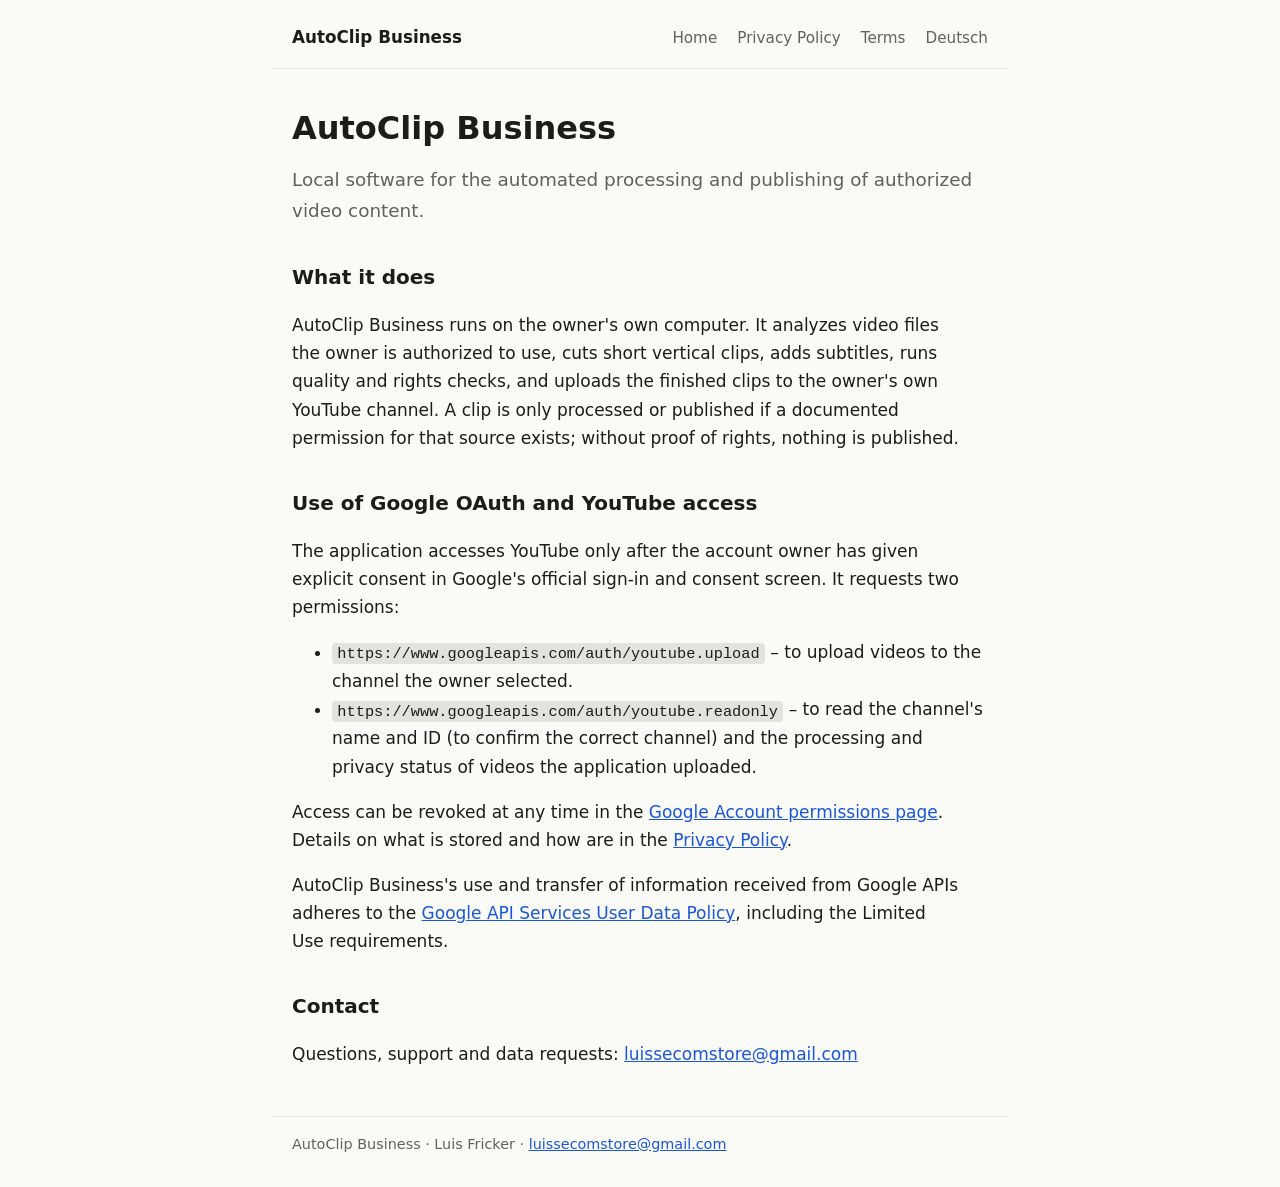
<file: index.html>
<!doctype html><html lang="en"><head><meta charset="utf-8"><meta name="viewport" content="width=device-width,initial-scale=1">
<title>AutoClip Business</title><meta name="description" content="Local software for the automated processing and publishing of authorized video content."><link rel="stylesheet" href="style.css"></head><body>
<header><b>AutoClip Business</b><a href="index.html">Home</a><a href="privacy.html">Privacy Policy</a><a href="terms.html">Terms</a><a href="de/datenschutz.html">Deutsch</a></header><main>
<h1>AutoClip Business</h1>
<p class="lead">Local software for the automated processing and publishing of authorized video content.</p>
<h2>What it does</h2>
<p>AutoClip Business runs on the owner's own computer. It analyzes video files the owner is authorized to use, cuts short vertical clips, adds subtitles, runs quality and rights checks, and uploads the finished clips to the owner's own YouTube channel. A clip is only processed or published if a documented permission for that source exists; without proof of rights, nothing is published.</p>
<h2>Use of Google OAuth and YouTube access</h2>
<p>The application accesses YouTube only after the account owner has given explicit consent in Google's official sign-in and consent screen. It requests two permissions:</p>
<ul><li><code>https://www.googleapis.com/auth/youtube.upload</code> &ndash; to upload videos to the channel the owner selected.</li>
<li><code>https://www.googleapis.com/auth/youtube.readonly</code> &ndash; to read the channel's name and ID (to confirm the correct channel) and the processing and privacy status of videos the application uploaded.</li></ul>
<p>Access can be revoked at any time in the <a href="https://myaccount.google.com/permissions">Google Account permissions page</a>. Details on what is stored and how are in the <a href="privacy.html">Privacy Policy</a>.</p>
<p>AutoClip Business's use and transfer of information received from Google APIs adheres to the <a href="https://developers.google.com/terms/api-services-user-data-policy">Google API Services User Data Policy</a>, including the Limited Use requirements.</p>
<h2>Contact</h2>
<p>Questions, support and data requests: <a href="mailto:luissecomstore@gmail.com">luissecomstore@gmail.com</a></p>
</main><footer>AutoClip Business &middot; Luis Fricker &middot; <a href="mailto:luissecomstore@gmail.com">luissecomstore@gmail.com</a></footer></body></html>
</file>
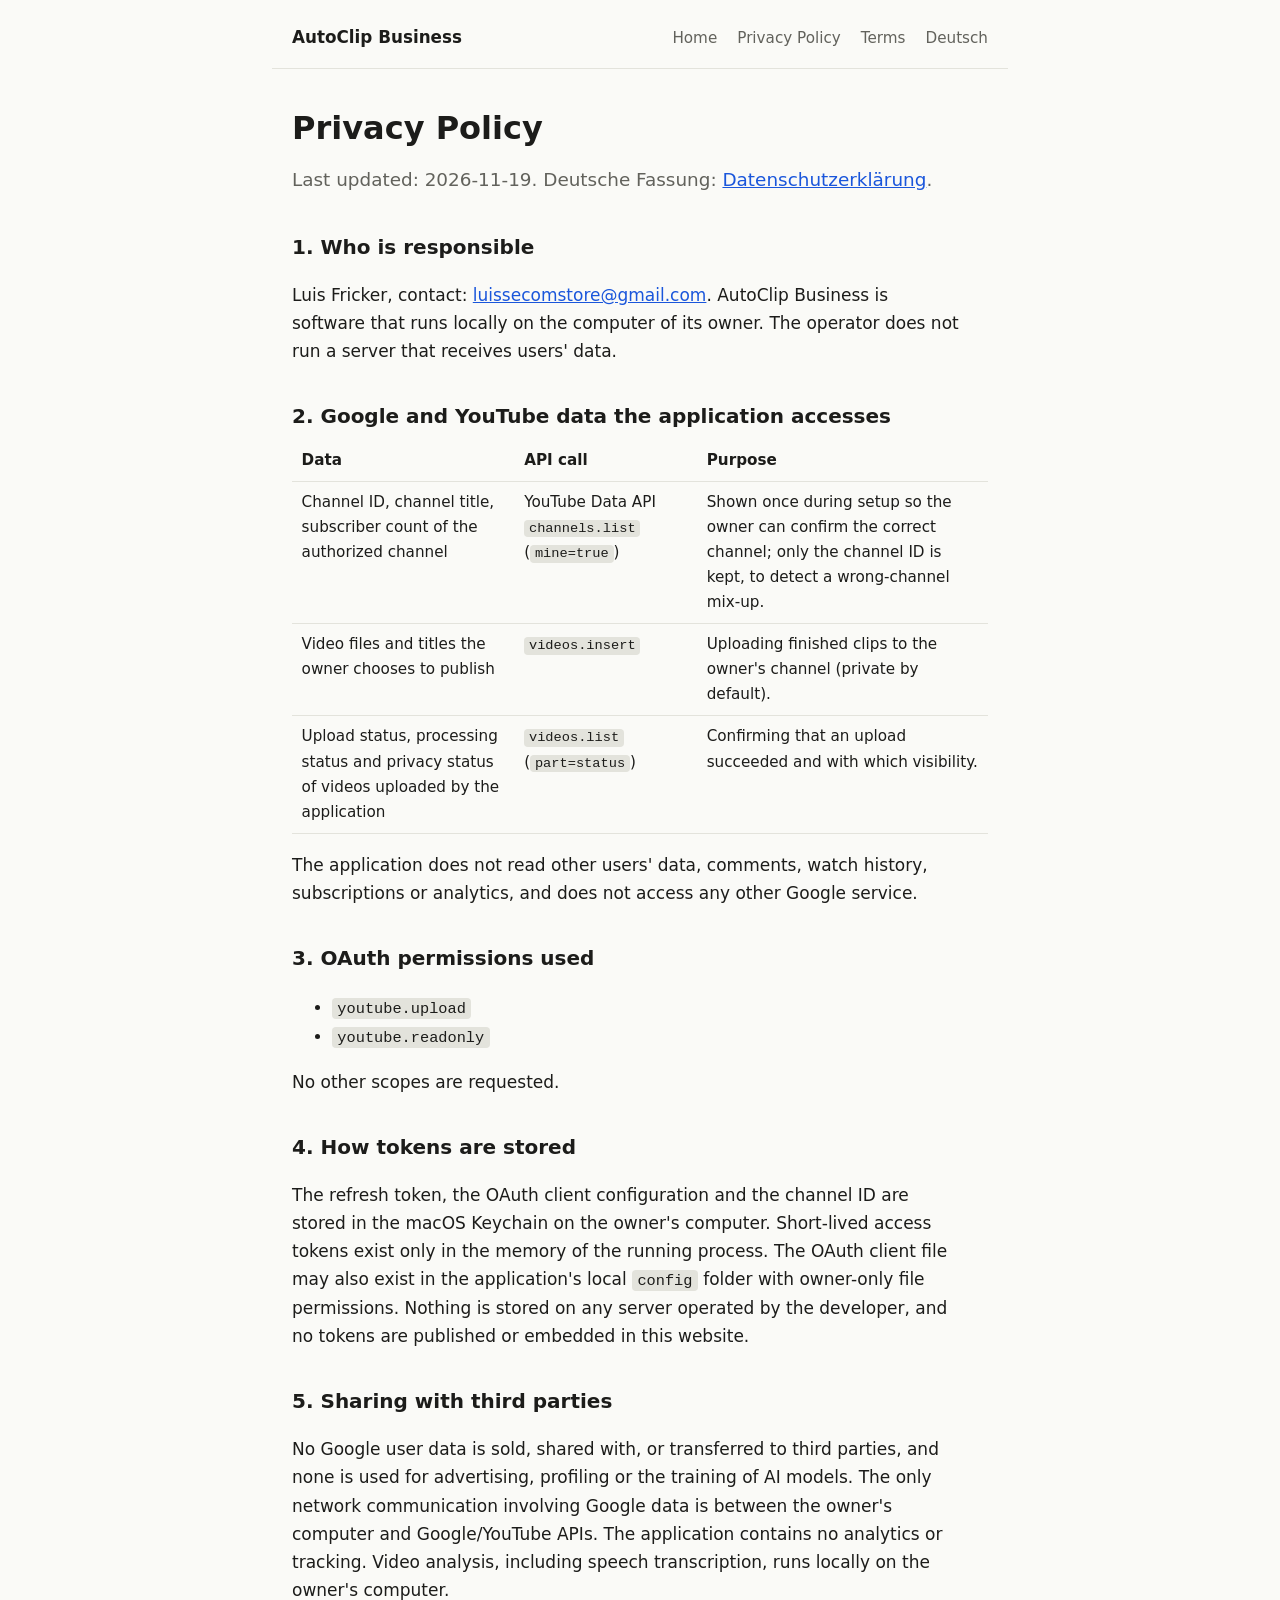
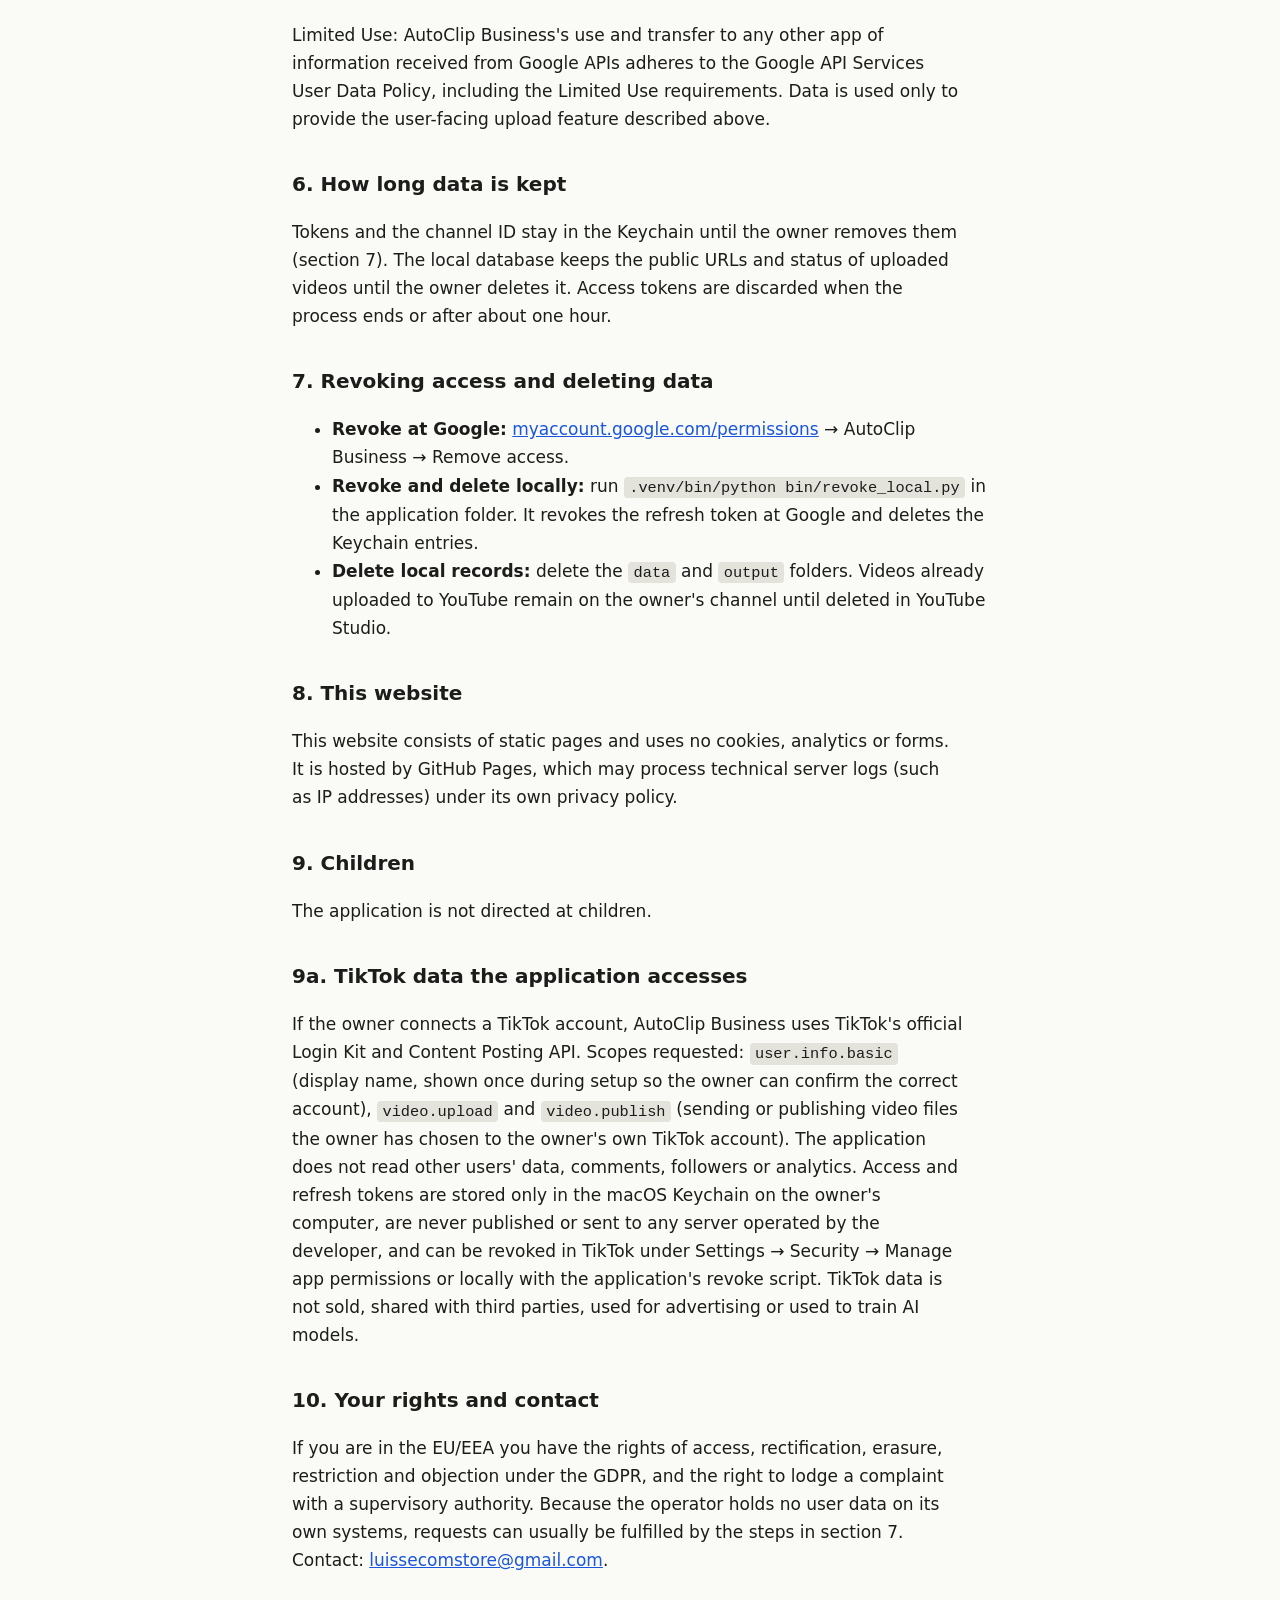
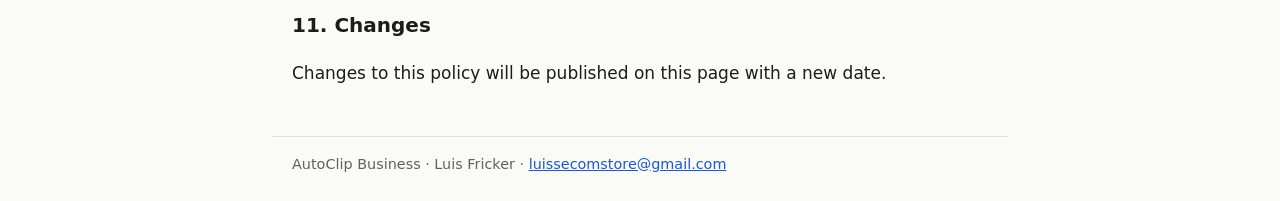
<file: privacy.html>
<!doctype html><html lang="en"><head><meta charset="utf-8"><meta name="viewport" content="width=device-width,initial-scale=1">
<title>Privacy Policy – AutoClip Business</title><meta name="description" content="How AutoClip Business handles Google and YouTube user data."><link rel="stylesheet" href="style.css"></head><body>
<header><b>AutoClip Business</b><a href="index.html">Home</a><a href="privacy.html">Privacy Policy</a><a href="terms.html">Terms</a><a href="de/datenschutz.html">Deutsch</a></header><main>
<h1>Privacy Policy</h1><p class="lead">Last updated: 2026-11-19. Deutsche Fassung: <a href="de/datenschutz.html">Datenschutzerklärung</a>.</p>
<h2>1. Who is responsible</h2>
<p>Luis Fricker, contact: <a href="mailto:luissecomstore@gmail.com">luissecomstore@gmail.com</a>. AutoClip Business is software that runs locally on the computer of its owner. The operator does not run a server that receives users' data.</p>
<h2>2. Google and YouTube data the application accesses</h2>
<table><tr><th>Data</th><th>API call</th><th>Purpose</th></tr>
<tr><td>Channel ID, channel title, subscriber count of the authorized channel</td><td>YouTube Data API <code>channels.list</code> (<code>mine=true</code>)</td><td>Shown once during setup so the owner can confirm the correct channel; only the channel ID is kept, to detect a wrong-channel mix-up.</td></tr>
<tr><td>Video files and titles the owner chooses to publish</td><td><code>videos.insert</code></td><td>Uploading finished clips to the owner's channel (private by default).</td></tr>
<tr><td>Upload status, processing status and privacy status of videos uploaded by the application</td><td><code>videos.list</code> (<code>part=status</code>)</td><td>Confirming that an upload succeeded and with which visibility.</td></tr></table>
<p>The application does not read other users' data, comments, watch history, subscriptions or analytics, and does not access any other Google service.</p>
<h2>3. OAuth permissions used</h2>
<ul><li><code>youtube.upload</code></li><li><code>youtube.readonly</code></li></ul>
<p>No other scopes are requested.</p>
<h2>4. How tokens are stored</h2>
<p>The refresh token, the OAuth client configuration and the channel ID are stored in the macOS Keychain on the owner's computer. Short-lived access tokens exist only in the memory of the running process. The OAuth client file may also exist in the application's local <code>config</code> folder with owner-only file permissions. Nothing is stored on any server operated by the developer, and no tokens are published or embedded in this website.</p>
<h2>5. Sharing with third parties</h2>
<p>No Google user data is sold, shared with, or transferred to third parties, and none is used for advertising, profiling or the training of AI models. The only network communication involving Google data is between the owner's computer and Google/YouTube APIs. The application contains no analytics or tracking. Video analysis, including speech transcription, runs locally on the owner's computer.</p>
<p>Limited Use: AutoClip Business's use and transfer to any other app of information received from Google APIs adheres to the Google API Services User Data Policy, including the Limited Use requirements. Data is used only to provide the user-facing upload feature described above.</p>
<h2>6. How long data is kept</h2>
<p>Tokens and the channel ID stay in the Keychain until the owner removes them (section 7). The local database keeps the public URLs and status of uploaded videos until the owner deletes it. Access tokens are discarded when the process ends or after about one hour.</p>
<h2>7. Revoking access and deleting data</h2>
<ul><li><b>Revoke at Google:</b> <a href="https://myaccount.google.com/permissions">myaccount.google.com/permissions</a> &rarr; AutoClip Business &rarr; Remove access.</li>
<li><b>Revoke and delete locally:</b> run <code>.venv/bin/python bin/revoke_local.py</code> in the application folder. It revokes the refresh token at Google and deletes the Keychain entries.</li>
<li><b>Delete local records:</b> delete the <code>data</code> and <code>output</code> folders. Videos already uploaded to YouTube remain on the owner's channel until deleted in YouTube Studio.</li></ul>
<h2>8. This website</h2>
<p>This website consists of static pages and uses no cookies, analytics or forms. It is hosted by GitHub Pages, which may process technical server logs (such as IP addresses) under its own privacy policy.</p>
<h2>9. Children</h2><p>The application is not directed at children.</p>
<h2>9a. TikTok data the application accesses</h2>
<p>If the owner connects a TikTok account, AutoClip Business uses TikTok's official Login Kit and Content Posting API. Scopes requested: <code>user.info.basic</code> (display name, shown once during setup so the owner can confirm the correct account), <code>video.upload</code> and <code>video.publish</code> (sending or publishing video files the owner has chosen to the owner's own TikTok account). The application does not read other users' data, comments, followers or analytics. Access and refresh tokens are stored only in the macOS Keychain on the owner's computer, are never published or sent to any server operated by the developer, and can be revoked in TikTok under Settings &rarr; Security &rarr; Manage app permissions or locally with the application's revoke script. TikTok data is not sold, shared with third parties, used for advertising or used to train AI models.</p>
<h2>10. Your rights and contact</h2>
<p>If you are in the EU/EEA you have the rights of access, rectification, erasure, restriction and objection under the GDPR, and the right to lodge a complaint with a supervisory authority. Because the operator holds no user data on its own systems, requests can usually be fulfilled by the steps in section 7. Contact: <a href="mailto:luissecomstore@gmail.com">luissecomstore@gmail.com</a>.</p>
<h2>11. Changes</h2><p>Changes to this policy will be published on this page with a new date.</p>
</main><footer>AutoClip Business &middot; Luis Fricker &middot; <a href="mailto:luissecomstore@gmail.com">luissecomstore@gmail.com</a></footer></body></html>
</file>
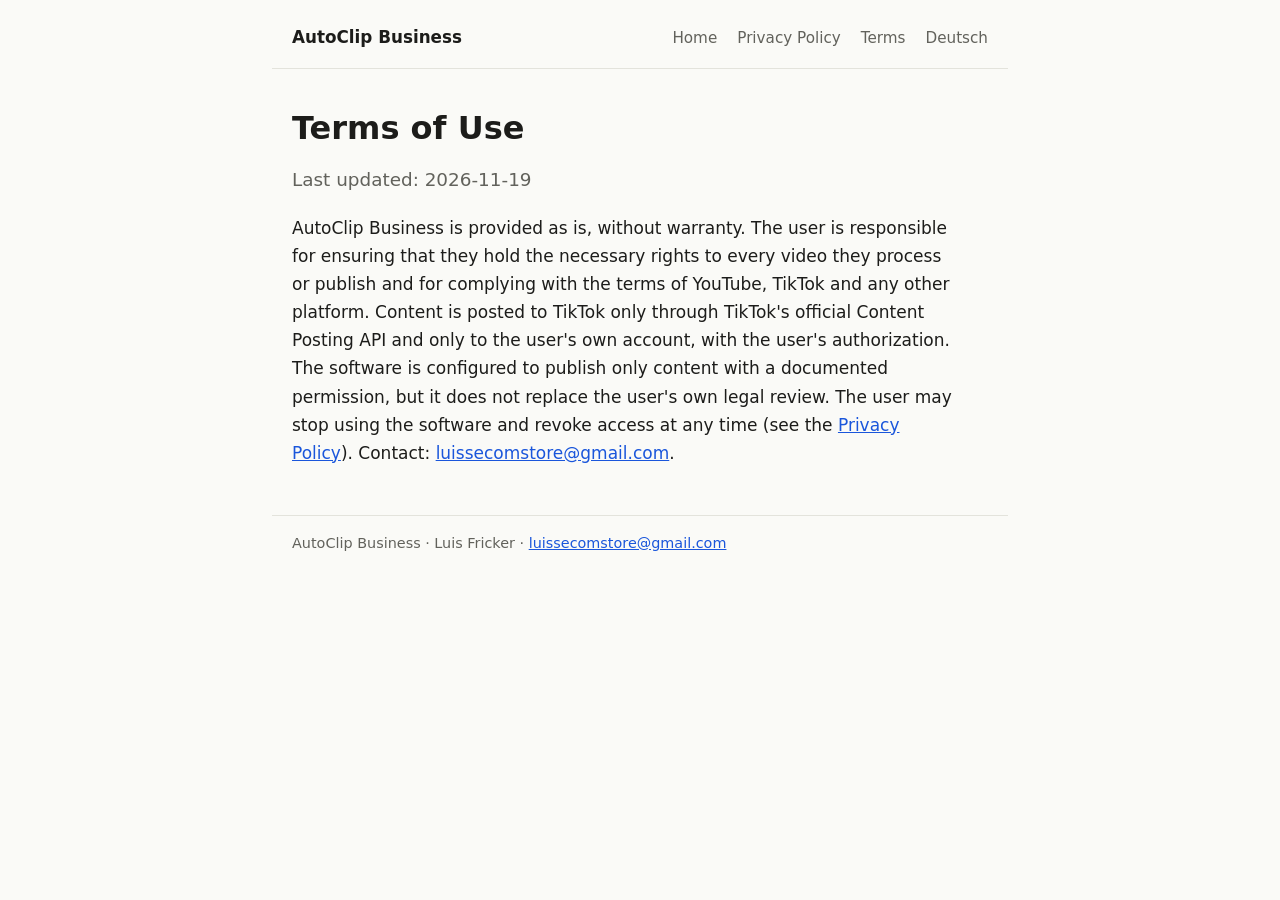
<file: terms.html>
<!doctype html><html lang="en"><head><meta charset="utf-8"><meta name="viewport" content="width=device-width,initial-scale=1">
<title>Terms of Use – AutoClip Business</title><meta name="description" content="Terms of use for AutoClip Business."><link rel="stylesheet" href="style.css"></head><body>
<header><b>AutoClip Business</b><a href="index.html">Home</a><a href="privacy.html">Privacy Policy</a><a href="terms.html">Terms</a><a href="de/datenschutz.html">Deutsch</a></header><main>
<h1>Terms of Use</h1><p class="lead">Last updated: 2026-11-19</p>
<p>AutoClip Business is provided as is, without warranty. The user is responsible for ensuring that they hold the necessary rights to every video they process or publish and for complying with the terms of YouTube, TikTok and any other platform. Content is posted to TikTok only through TikTok's official Content Posting API and only to the user's own account, with the user's authorization. The software is configured to publish only content with a documented permission, but it does not replace the user's own legal review. The user may stop using the software and revoke access at any time (see the <a href="privacy.html">Privacy Policy</a>). Contact: <a href="mailto:luissecomstore@gmail.com">luissecomstore@gmail.com</a>.</p>
</main><footer>AutoClip Business &middot; Luis Fricker &middot; <a href="mailto:luissecomstore@gmail.com">luissecomstore@gmail.com</a></footer></body></html>
</file>
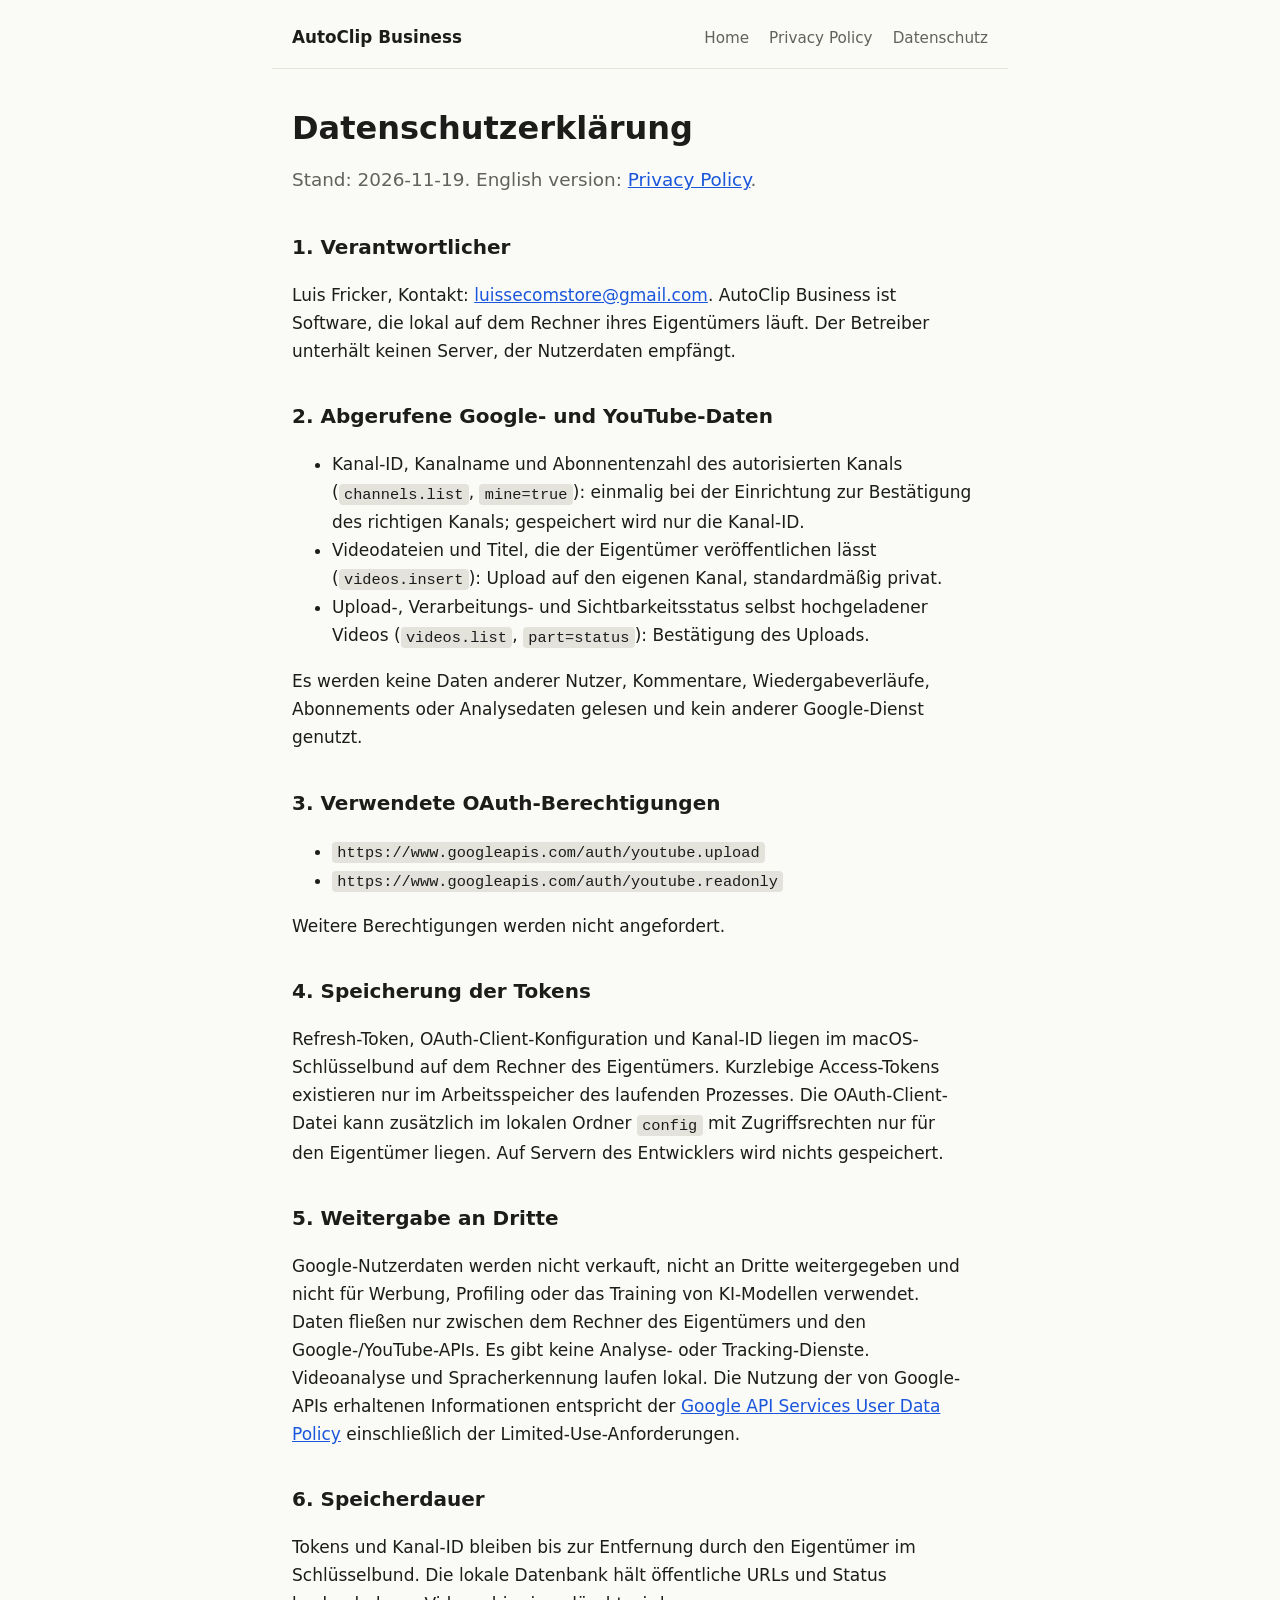
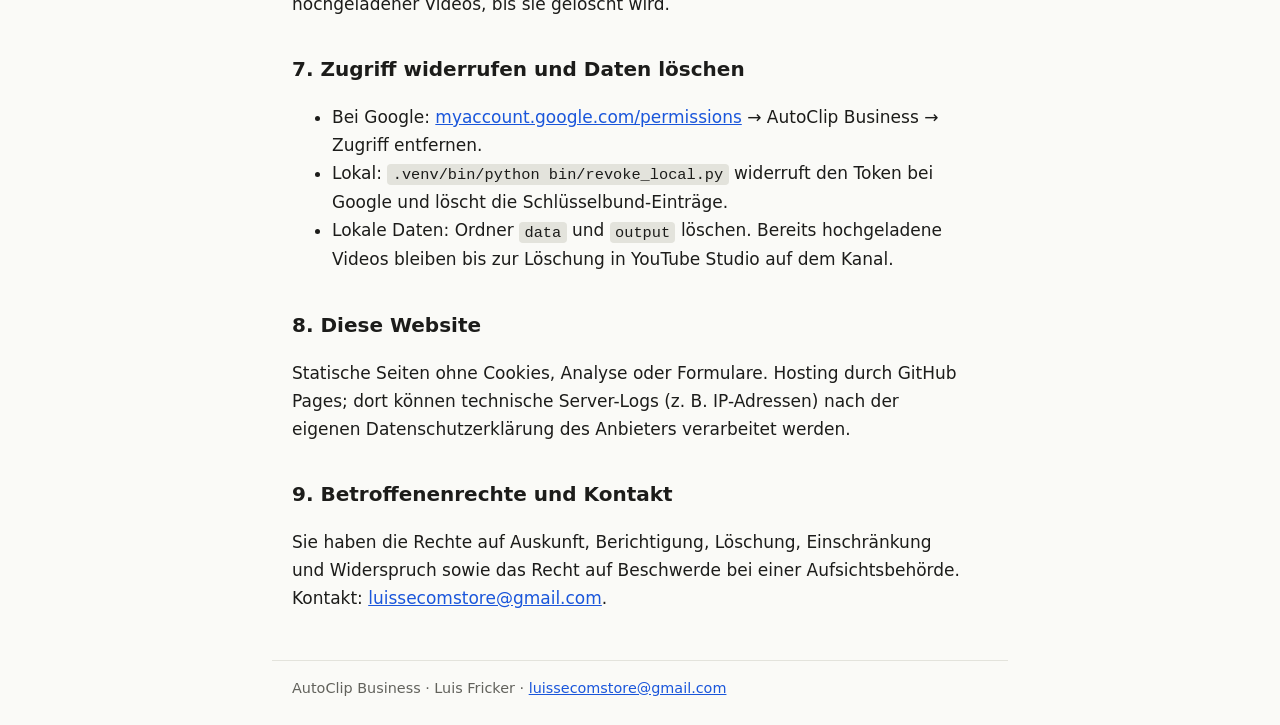
<file: de/datenschutz.html>
<!doctype html><html lang="de"><head><meta charset="utf-8"><meta name="viewport" content="width=device-width,initial-scale=1">
<title>Datenschutzerklärung – AutoClip Business</title><meta name="description" content="Wie AutoClip Business Google- und YouTube-Daten verarbeitet."><link rel="stylesheet" href="../style.css"></head><body>
<header><b>AutoClip Business</b><a href="../index.html">Home</a><a href="../privacy.html">Privacy Policy</a><a href="datenschutz.html">Datenschutz</a></header><main>
<h1>Datenschutzerklärung</h1><p class="lead">Stand: 2026-11-19. English version: <a href="../privacy.html">Privacy Policy</a>.</p>
<h2>1. Verantwortlicher</h2><p>Luis Fricker, Kontakt: <a href="mailto:luissecomstore@gmail.com">luissecomstore@gmail.com</a>. AutoClip Business ist Software, die lokal auf dem Rechner ihres Eigentümers läuft. Der Betreiber unterhält keinen Server, der Nutzerdaten empfängt.</p>
<h2>2. Abgerufene Google- und YouTube-Daten</h2>
<ul><li>Kanal-ID, Kanalname und Abonnentenzahl des autorisierten Kanals (<code>channels.list</code>, <code>mine=true</code>): einmalig bei der Einrichtung zur Bestätigung des richtigen Kanals; gespeichert wird nur die Kanal-ID.</li>
<li>Videodateien und Titel, die der Eigentümer veröffentlichen lässt (<code>videos.insert</code>): Upload auf den eigenen Kanal, standardmäßig privat.</li>
<li>Upload-, Verarbeitungs- und Sichtbarkeitsstatus selbst hochgeladener Videos (<code>videos.list</code>, <code>part=status</code>): Bestätigung des Uploads.</li></ul>
<p>Es werden keine Daten anderer Nutzer, Kommentare, Wiedergabeverläufe, Abonnements oder Analysedaten gelesen und kein anderer Google-Dienst genutzt.</p>
<h2>3. Verwendete OAuth-Berechtigungen</h2><ul><li><code>https://www.googleapis.com/auth/youtube.upload</code></li><li><code>https://www.googleapis.com/auth/youtube.readonly</code></li></ul><p>Weitere Berechtigungen werden nicht angefordert.</p>
<h2>4. Speicherung der Tokens</h2><p>Refresh-Token, OAuth-Client-Konfiguration und Kanal-ID liegen im macOS-Schlüsselbund auf dem Rechner des Eigentümers. Kurzlebige Access-Tokens existieren nur im Arbeitsspeicher des laufenden Prozesses. Die OAuth-Client-Datei kann zusätzlich im lokalen Ordner <code>config</code> mit Zugriffsrechten nur für den Eigentümer liegen. Auf Servern des Entwicklers wird nichts gespeichert.</p>
<h2>5. Weitergabe an Dritte</h2><p>Google-Nutzerdaten werden nicht verkauft, nicht an Dritte weitergegeben und nicht für Werbung, Profiling oder das Training von KI-Modellen verwendet. Daten fließen nur zwischen dem Rechner des Eigentümers und den Google-/YouTube-APIs. Es gibt keine Analyse- oder Tracking-Dienste. Videoanalyse und Spracherkennung laufen lokal. Die Nutzung der von Google-APIs erhaltenen Informationen entspricht der <a href="https://developers.google.com/terms/api-services-user-data-policy">Google API Services User Data Policy</a> einschließlich der Limited-Use-Anforderungen.</p>
<h2>6. Speicherdauer</h2><p>Tokens und Kanal-ID bleiben bis zur Entfernung durch den Eigentümer im Schlüsselbund. Die lokale Datenbank hält öffentliche URLs und Status hochgeladener Videos, bis sie gelöscht wird.</p>
<h2>7. Zugriff widerrufen und Daten löschen</h2>
<ul><li>Bei Google: <a href="https://myaccount.google.com/permissions">myaccount.google.com/permissions</a> &rarr; AutoClip Business &rarr; Zugriff entfernen.</li>
<li>Lokal: <code>.venv/bin/python bin/revoke_local.py</code> widerruft den Token bei Google und löscht die Schlüsselbund-Einträge.</li>
<li>Lokale Daten: Ordner <code>data</code> und <code>output</code> löschen. Bereits hochgeladene Videos bleiben bis zur Löschung in YouTube Studio auf dem Kanal.</li></ul>
<h2>8. Diese Website</h2><p>Statische Seiten ohne Cookies, Analyse oder Formulare. Hosting durch GitHub Pages; dort können technische Server-Logs (z. B. IP-Adressen) nach der eigenen Datenschutzerklärung des Anbieters verarbeitet werden.</p>
<h2>9. Betroffenenrechte und Kontakt</h2><p>Sie haben die Rechte auf Auskunft, Berichtigung, Löschung, Einschränkung und Widerspruch sowie das Recht auf Beschwerde bei einer Aufsichtsbehörde. Kontakt: <a href="mailto:luissecomstore@gmail.com">luissecomstore@gmail.com</a>.</p>
</main><footer>AutoClip Business &middot; Luis Fricker &middot; <a href="mailto:luissecomstore@gmail.com">luissecomstore@gmail.com</a></footer></body></html>
</file>
<file: style.css>
:root{--bg:#fafaf7;--fg:#1c1c1a;--mut:#62625c;--acc:#1a56db;--line:#e3e3dc}
@media(prefers-color-scheme:dark){:root{--bg:#141413;--fg:#ececE6;--mut:#9a9a92;--acc:#8ab4ff;--line:#2a2a27}}
*{box-sizing:border-box}body{margin:0;background:var(--bg);color:var(--fg);font:17px/1.65 system-ui,-apple-system,"Segoe UI",sans-serif}
header,main,footer{max-width:46rem;margin:0 auto;padding:0 1.25rem}
header{display:flex;gap:1.25rem;align-items:baseline;flex-wrap:wrap;padding-top:1.5rem;padding-bottom:1rem;border-bottom:1px solid var(--line)}
header b{font-size:1.05rem;margin-right:auto}a{color:var(--acc)}header a{color:var(--mut);text-decoration:none;font-size:.95rem}header a:hover{color:var(--fg)}
h1{font-size:2rem;line-height:1.2;margin:2.5rem 0 .5rem}h2{font-size:1.25rem;margin:2.2rem 0 .4rem}p,li{max-width:62ch}
.lead{font-size:1.15rem;color:var(--mut)}code{background:var(--line);padding:.1em .35em;border-radius:4px;font-size:.9em}pre{background:var(--line);padding:.8rem 1rem;border-radius:8px;overflow:auto;font-size:.9em}
table{border-collapse:collapse;width:100%;font-size:.95rem}td,th{border-bottom:1px solid var(--line);padding:.5rem .6rem;text-align:left;vertical-align:top}
footer{margin-top:3rem;padding-top:1rem;padding-bottom:2rem;border-top:1px solid var(--line);color:var(--mut);font-size:.9rem}
</file>
